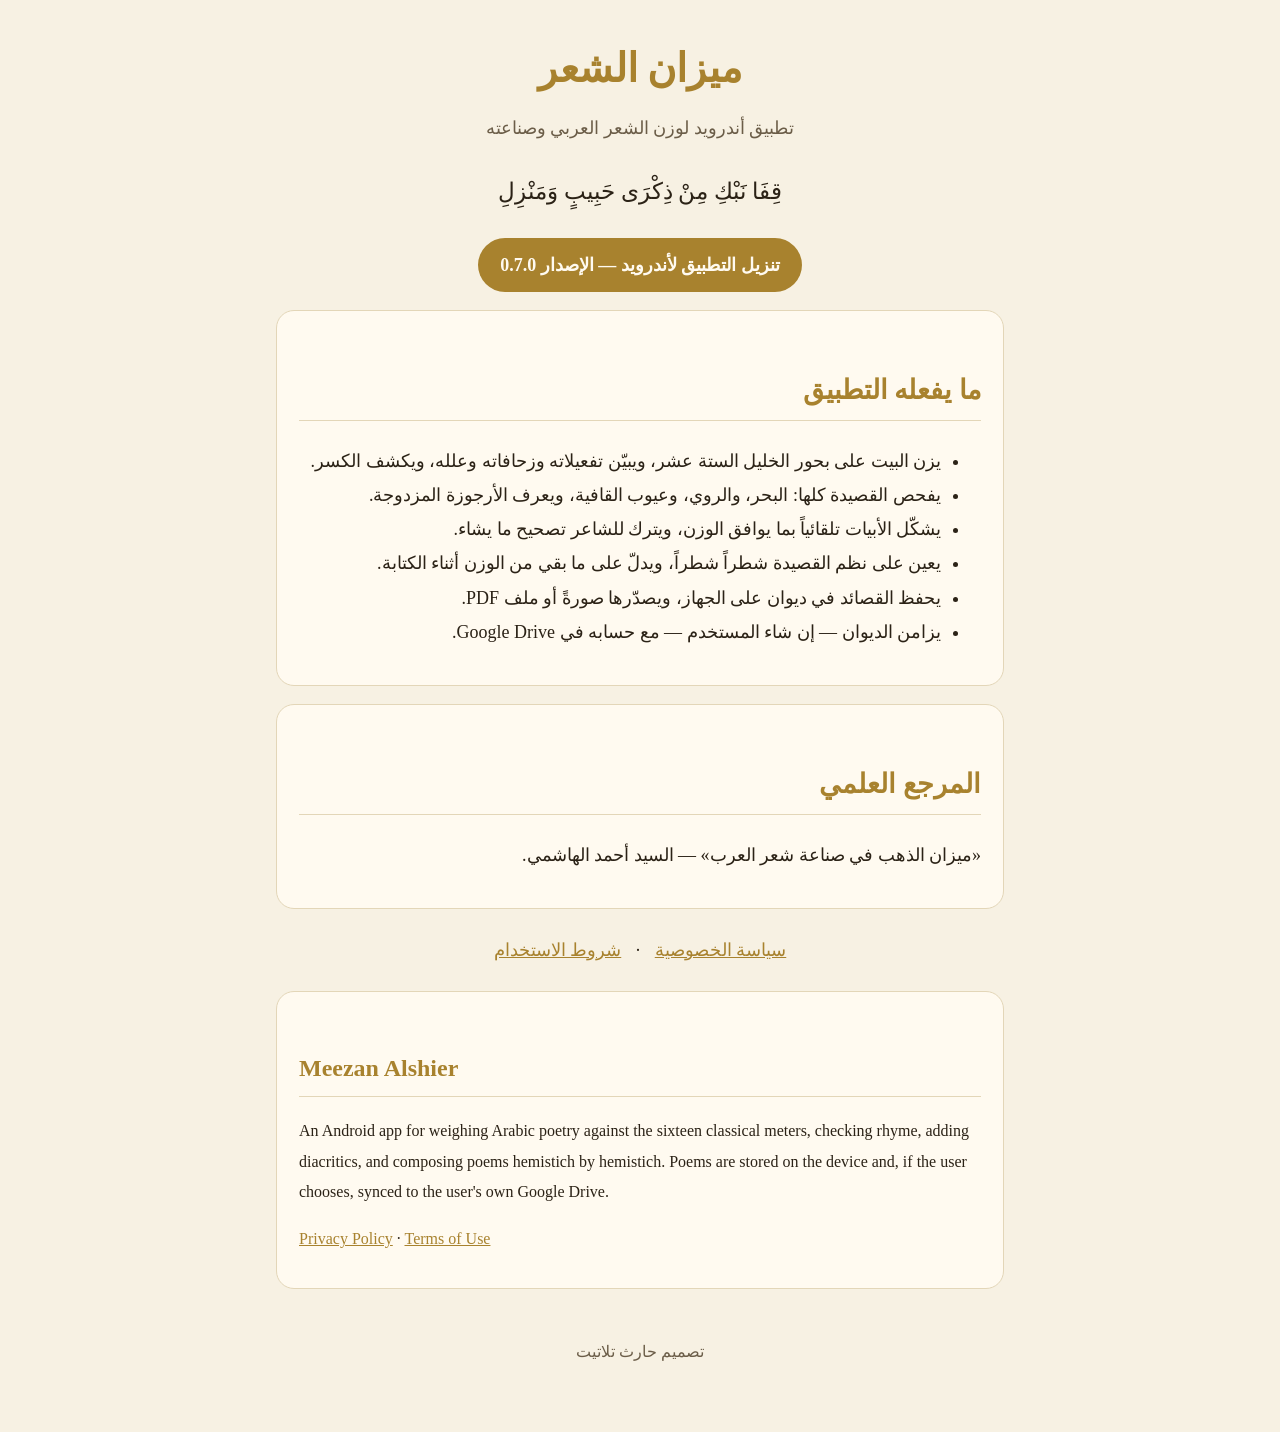
<file: index.html>
<!doctype html>
<html lang="ar" dir="rtl">
<head>
<meta charset="utf-8">
<meta name="viewport" content="width=device-width, initial-scale=1">
<title>ميزان الشعر</title>
<meta name="description" content="ميزان الشعر: تطبيق لوزن الشعر العربي على بحور الخليل، وكشف الكسر، وفحص القافية، والتشكيل، ونظم القصائد.">
<link rel="stylesheet" href="style.css">
</head>
<body>
<main>
  <h1>ميزان الشعر</h1>
  <p class="sub">تطبيق أندرويد لوزن الشعر العربي وصناعته</p>
  <p class="verse">قِفَا نَبْكِ مِنْ ذِكْرَى حَبِيبٍ وَمَنْزِلِ</p>

  <p style="text-align:center"><a id="dl" class="dl" href="update.json">تنزيل التطبيق لأندرويد</a></p>
  <script>
    fetch("update.json?t=" + Date.now()).then(r => r.json()).then(u => {
      const a = document.getElementById("dl");
      a.href = u.apk;
      a.textContent = "تنزيل التطبيق لأندرويد — الإصدار " + u.versionName;
    }).catch(() => {});
  </script>

  <div class="card">
    <h2>ما يفعله التطبيق</h2>
    <ul>
      <li>يزن البيت على بحور الخليل الستة عشر، ويبيّن تفعيلاته وزحافاته وعلله، ويكشف الكسر.</li>
      <li>يفحص القصيدة كلها: البحر، والروي، وعيوب القافية، ويعرف الأرجوزة المزدوجة.</li>
      <li>يشكّل الأبيات تلقائياً بما يوافق الوزن، ويترك للشاعر تصحيح ما يشاء.</li>
      <li>يعين على نظم القصيدة شطراً شطراً، ويدلّ على ما بقي من الوزن أثناء الكتابة.</li>
      <li>يحفظ القصائد في ديوان على الجهاز، ويصدّرها صورةً أو ملف PDF.</li>
      <li>يزامن الديوان — إن شاء المستخدم — مع حسابه في Google Drive.</li>
    </ul>
  </div>

  <div class="card">
    <h2>المرجع العلمي</h2>
    <p>«ميزان الذهب في صناعة شعر العرب» — السيد أحمد الهاشمي.</p>
  </div>

  <nav><a href="privacy.html">سياسة الخصوصية</a> · <a href="terms.html">شروط الاستخدام</a></nav>

  <div class="card" dir="ltr" lang="en">
    <h2>Meezan Alshier</h2>
    <p>An Android app for weighing Arabic poetry against the sixteen classical meters, checking rhyme, adding diacritics,
      and composing poems hemistich by hemistich. Poems are stored on the device and, if the user chooses, synced to
      the user's own Google Drive.</p>
    <p><a href="privacy.html">Privacy Policy</a> · <a href="terms.html">Terms of Use</a></p>
  </div>
  <footer>تصميم حارث تلاتيت</footer>
</main>
</body>
</html>
</file>
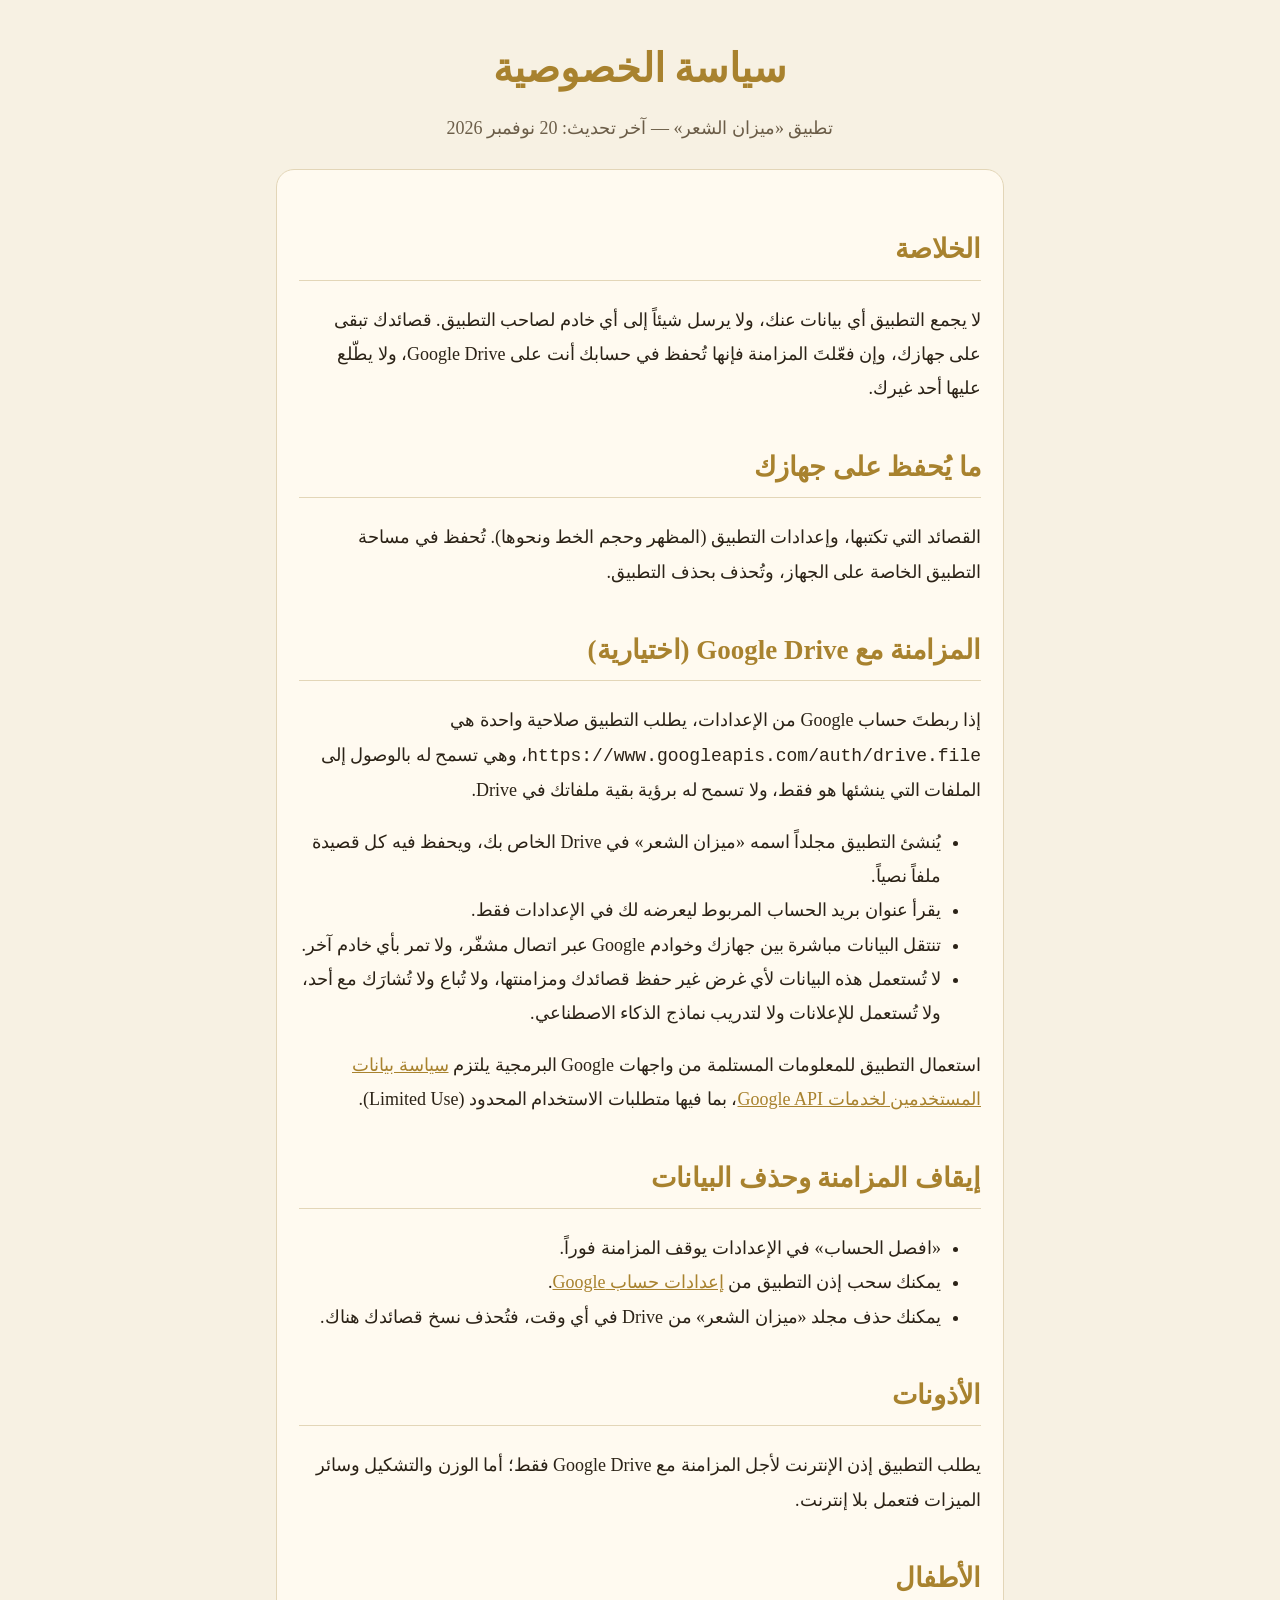
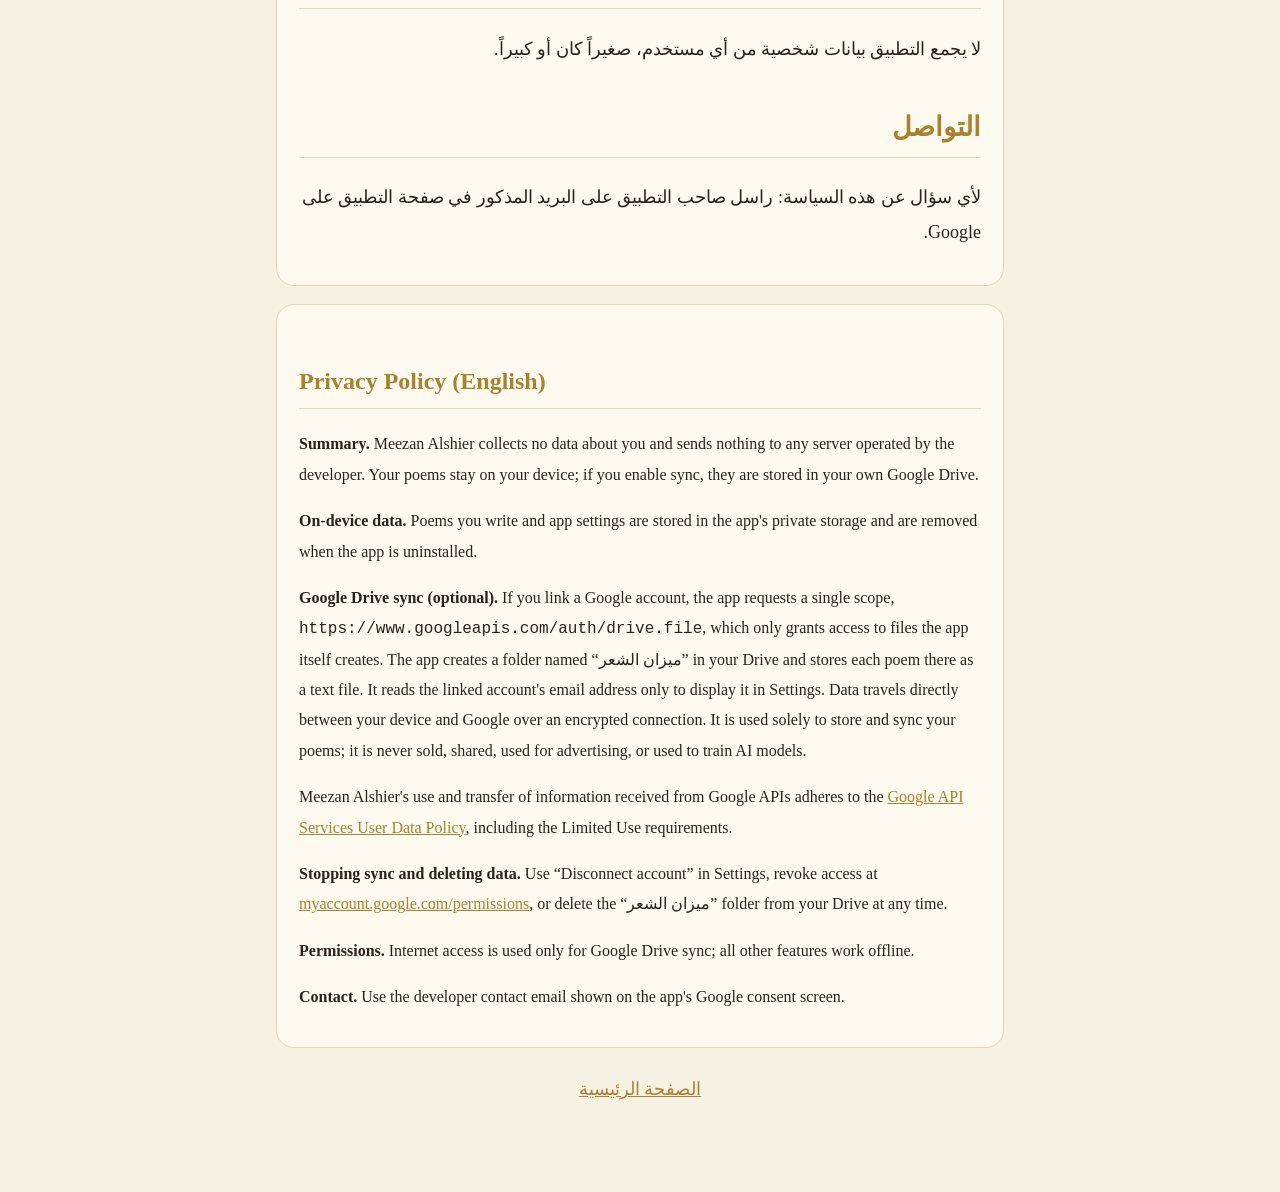
<file: privacy.html>
<!doctype html>
<html lang="ar" dir="rtl">
<head>
<meta charset="utf-8">
<meta name="viewport" content="width=device-width, initial-scale=1">
<title>سياسة الخصوصية</title>
<link rel="stylesheet" href="style.css">
</head>
<body>
<main>
  <h1>سياسة الخصوصية</h1>
  <p class="sub">تطبيق «ميزان الشعر» — آخر تحديث: 20 نوفمبر 2026</p>

  <div class="card">
    <h2>الخلاصة</h2>
    <p>لا يجمع التطبيق أي بيانات عنك، ولا يرسل شيئاً إلى أي خادم لصاحب التطبيق. قصائدك تبقى على جهازك،
      وإن فعّلتَ المزامنة فإنها تُحفظ في حسابك أنت على Google Drive، ولا يطّلع عليها أحد غيرك.</p>

    <h2>ما يُحفظ على جهازك</h2>
    <p>القصائد التي تكتبها، وإعدادات التطبيق (المظهر وحجم الخط ونحوها). تُحفظ في مساحة التطبيق الخاصة على الجهاز،
      وتُحذف بحذف التطبيق.</p>

    <h2>المزامنة مع Google Drive (اختيارية)</h2>
    <p>إذا ربطتَ حساب Google من الإعدادات، يطلب التطبيق صلاحية واحدة هي
      <code>https://www.googleapis.com/auth/drive.file</code>، وهي تسمح له بالوصول إلى الملفات التي ينشئها هو فقط،
      ولا تسمح له برؤية بقية ملفاتك في Drive.</p>
    <ul>
      <li>يُنشئ التطبيق مجلداً اسمه «ميزان الشعر» في Drive الخاص بك، ويحفظ فيه كل قصيدة ملفاً نصياً.</li>
      <li>يقرأ عنوان بريد الحساب المربوط ليعرضه لك في الإعدادات فقط.</li>
      <li>تنتقل البيانات مباشرة بين جهازك وخوادم Google عبر اتصال مشفّر، ولا تمر بأي خادم آخر.</li>
      <li>لا تُستعمل هذه البيانات لأي غرض غير حفظ قصائدك ومزامنتها، ولا تُباع ولا تُشارَك مع أحد، ولا تُستعمل للإعلانات
        ولا لتدريب نماذج الذكاء الاصطناعي.</li>
    </ul>
    <p>استعمال التطبيق للمعلومات المستلمة من واجهات Google البرمجية يلتزم
      <a href="https://developers.google.com/terms/api-services-user-data-policy">سياسة بيانات المستخدمين لخدمات Google API</a>،
      بما فيها متطلبات الاستخدام المحدود (Limited Use).</p>

    <h2>إيقاف المزامنة وحذف البيانات</h2>
    <ul>
      <li>«افصل الحساب» في الإعدادات يوقف المزامنة فوراً.</li>
      <li>يمكنك سحب إذن التطبيق من <a href="https://myaccount.google.com/permissions">إعدادات حساب Google</a>.</li>
      <li>يمكنك حذف مجلد «ميزان الشعر» من Drive في أي وقت، فتُحذف نسخ قصائدك هناك.</li>
    </ul>

    <h2>الأذونات</h2>
    <p>يطلب التطبيق إذن الإنترنت لأجل المزامنة مع Google Drive فقط؛ أما الوزن والتشكيل وسائر الميزات فتعمل بلا إنترنت.</p>

    <h2>الأطفال</h2>
    <p>لا يجمع التطبيق بيانات شخصية من أي مستخدم، صغيراً كان أو كبيراً.</p>

    <h2>التواصل</h2>
    <p>لأي سؤال عن هذه السياسة: راسل صاحب التطبيق على البريد المذكور في صفحة التطبيق على Google.</p>
  </div>

  <div class="card" dir="ltr" lang="en">
    <h2>Privacy Policy (English)</h2>
    <p><strong>Summary.</strong> Meezan Alshier collects no data about you and sends nothing to any server operated by
      the developer. Your poems stay on your device; if you enable sync, they are stored in your own Google Drive.</p>
    <p><strong>On-device data.</strong> Poems you write and app settings are stored in the app's private storage and are
      removed when the app is uninstalled.</p>
    <p><strong>Google Drive sync (optional).</strong> If you link a Google account, the app requests a single scope,
      <code>https://www.googleapis.com/auth/drive.file</code>, which only grants access to files the app itself creates.
      The app creates a folder named “ميزان الشعر” in your Drive and stores each poem there as a text file. It reads the
      linked account's email address only to display it in Settings. Data travels directly between your device and
      Google over an encrypted connection. It is used solely to store and sync your poems; it is never sold, shared,
      used for advertising, or used to train AI models.</p>
    <p>Meezan Alshier's use and transfer of information received from Google APIs adheres to the
      <a href="https://developers.google.com/terms/api-services-user-data-policy">Google API Services User Data Policy</a>,
      including the Limited Use requirements.</p>
    <p><strong>Stopping sync and deleting data.</strong> Use “Disconnect account” in Settings, revoke access at
      <a href="https://myaccount.google.com/permissions">myaccount.google.com/permissions</a>, or delete the
      “ميزان الشعر” folder from your Drive at any time.</p>
    <p><strong>Permissions.</strong> Internet access is used only for Google Drive sync; all other features work offline.</p>
    <p><strong>Contact.</strong> Use the developer contact email shown on the app's Google consent screen.</p>
  </div>
  <nav><a href="index.html">الصفحة الرئيسية</a></nav>
</main>
</body>
</html>
</file>
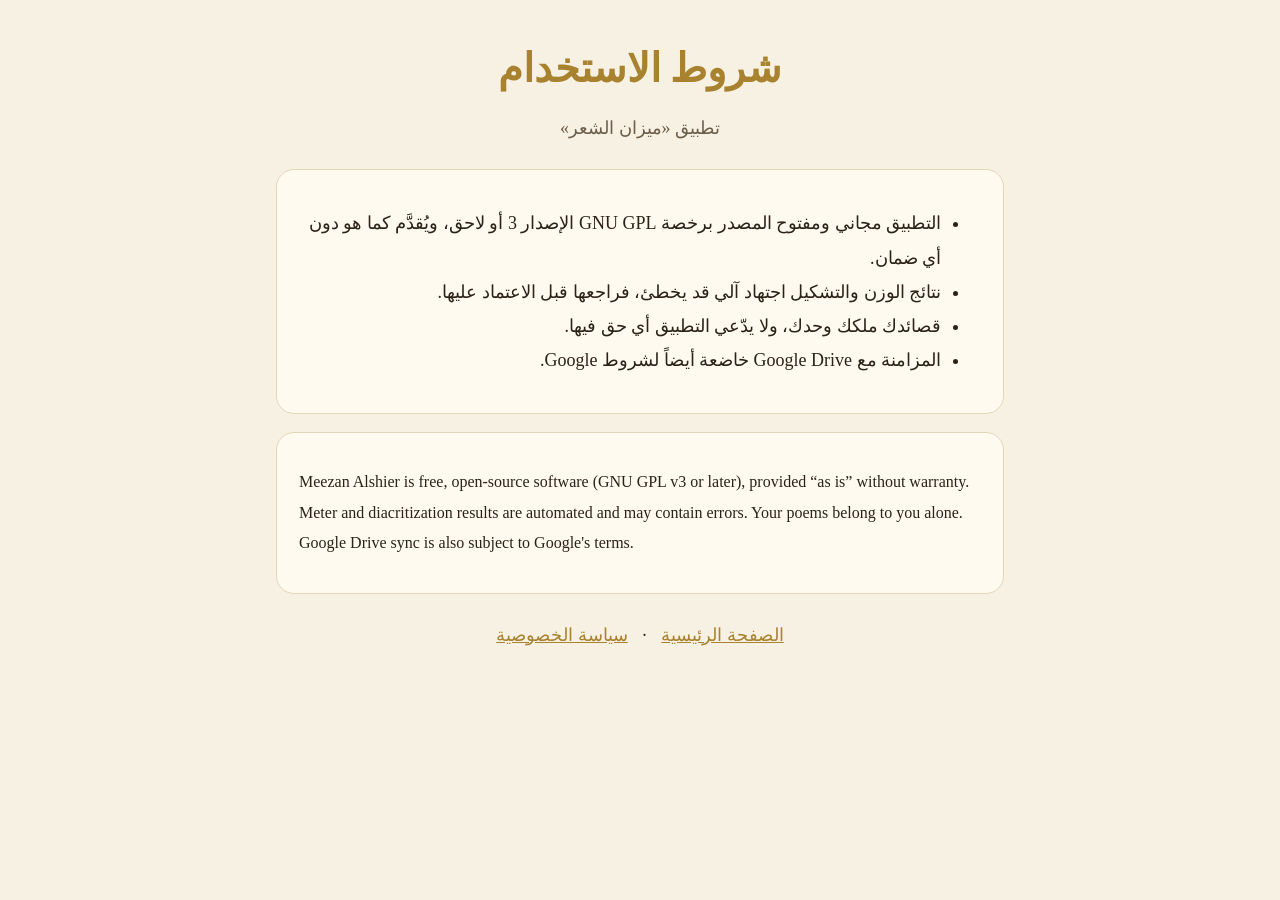
<file: terms.html>
<!doctype html>
<html lang="ar" dir="rtl">
<head>
<meta charset="utf-8">
<meta name="viewport" content="width=device-width, initial-scale=1">
<title>شروط الاستخدام</title>
<link rel="stylesheet" href="style.css">
</head>
<body>
<main>
  <h1>شروط الاستخدام</h1>
  <p class="sub">تطبيق «ميزان الشعر»</p>
  <div class="card">
    <ul>
      <li>التطبيق مجاني ومفتوح المصدر برخصة GNU GPL الإصدار 3 أو لاحق، ويُقدَّم كما هو دون أي ضمان.</li>
      <li>نتائج الوزن والتشكيل اجتهاد آلي قد يخطئ، فراجعها قبل الاعتماد عليها.</li>
      <li>قصائدك ملكك وحدك، ولا يدّعي التطبيق أي حق فيها.</li>
      <li>المزامنة مع Google Drive خاضعة أيضاً لشروط Google.</li>
    </ul>
  </div>
  <div class="card" dir="ltr" lang="en">
    <p>Meezan Alshier is free, open-source software (GNU GPL v3 or later), provided “as is” without warranty.
      Meter and diacritization results are automated and may contain errors. Your poems belong to you alone.
      Google Drive sync is also subject to Google's terms.</p>
  </div>
  <nav><a href="index.html">الصفحة الرئيسية</a> · <a href="privacy.html">سياسة الخصوصية</a></nav>
</main>
</body>
</html>
</file>
<file: style.css>
:root { --bg:#f7f1e3; --ink:#2b2216; --soft:#6b5d48; --gold:#a8822e; --card:#fffaf0; --line:#e3d6b8; }
@media (prefers-color-scheme: dark) { :root { --bg:#16120c; --ink:#efe6d2; --soft:#b5a688; --gold:#d4ae5a; --card:#211b12; --line:#3a2f1e; } }
* { box-sizing: border-box; }
body { margin:0; background:var(--bg); color:var(--ink); font-family:"Amiri","Noto Naskh Arabic",serif; line-height:1.9; font-size:18px; }
main { max-width:760px; margin:0 auto; padding:32px 16px 64px; }
h1 { color:var(--gold); font-size:2.2em; margin:0 0 4px; text-align:center; }
h2 { color:var(--gold); border-bottom:1px solid var(--line); padding-bottom:4px; margin-top:36px; }
.sub { text-align:center; color:var(--soft); margin:0 0 24px; }
.card { background:var(--card); border:1px solid var(--line); border-radius:18px; padding:18px 22px; margin:18px 0; }
.verse { text-align:center; font-size:1.3em; margin:24px 0; }
a { color:var(--gold); }
nav { text-align:center; margin:24px 0; }
nav a { margin:0 10px; }
[dir=ltr] { font-family:Georgia,serif; font-size:16px; }
footer { text-align:center; color:var(--soft); font-size:.9em; margin-top:48px; }
.dl { display:inline-block; background:var(--gold); color:var(--card); text-decoration:none; padding:10px 22px; border-radius:999px; font-weight:bold; }
</file>
